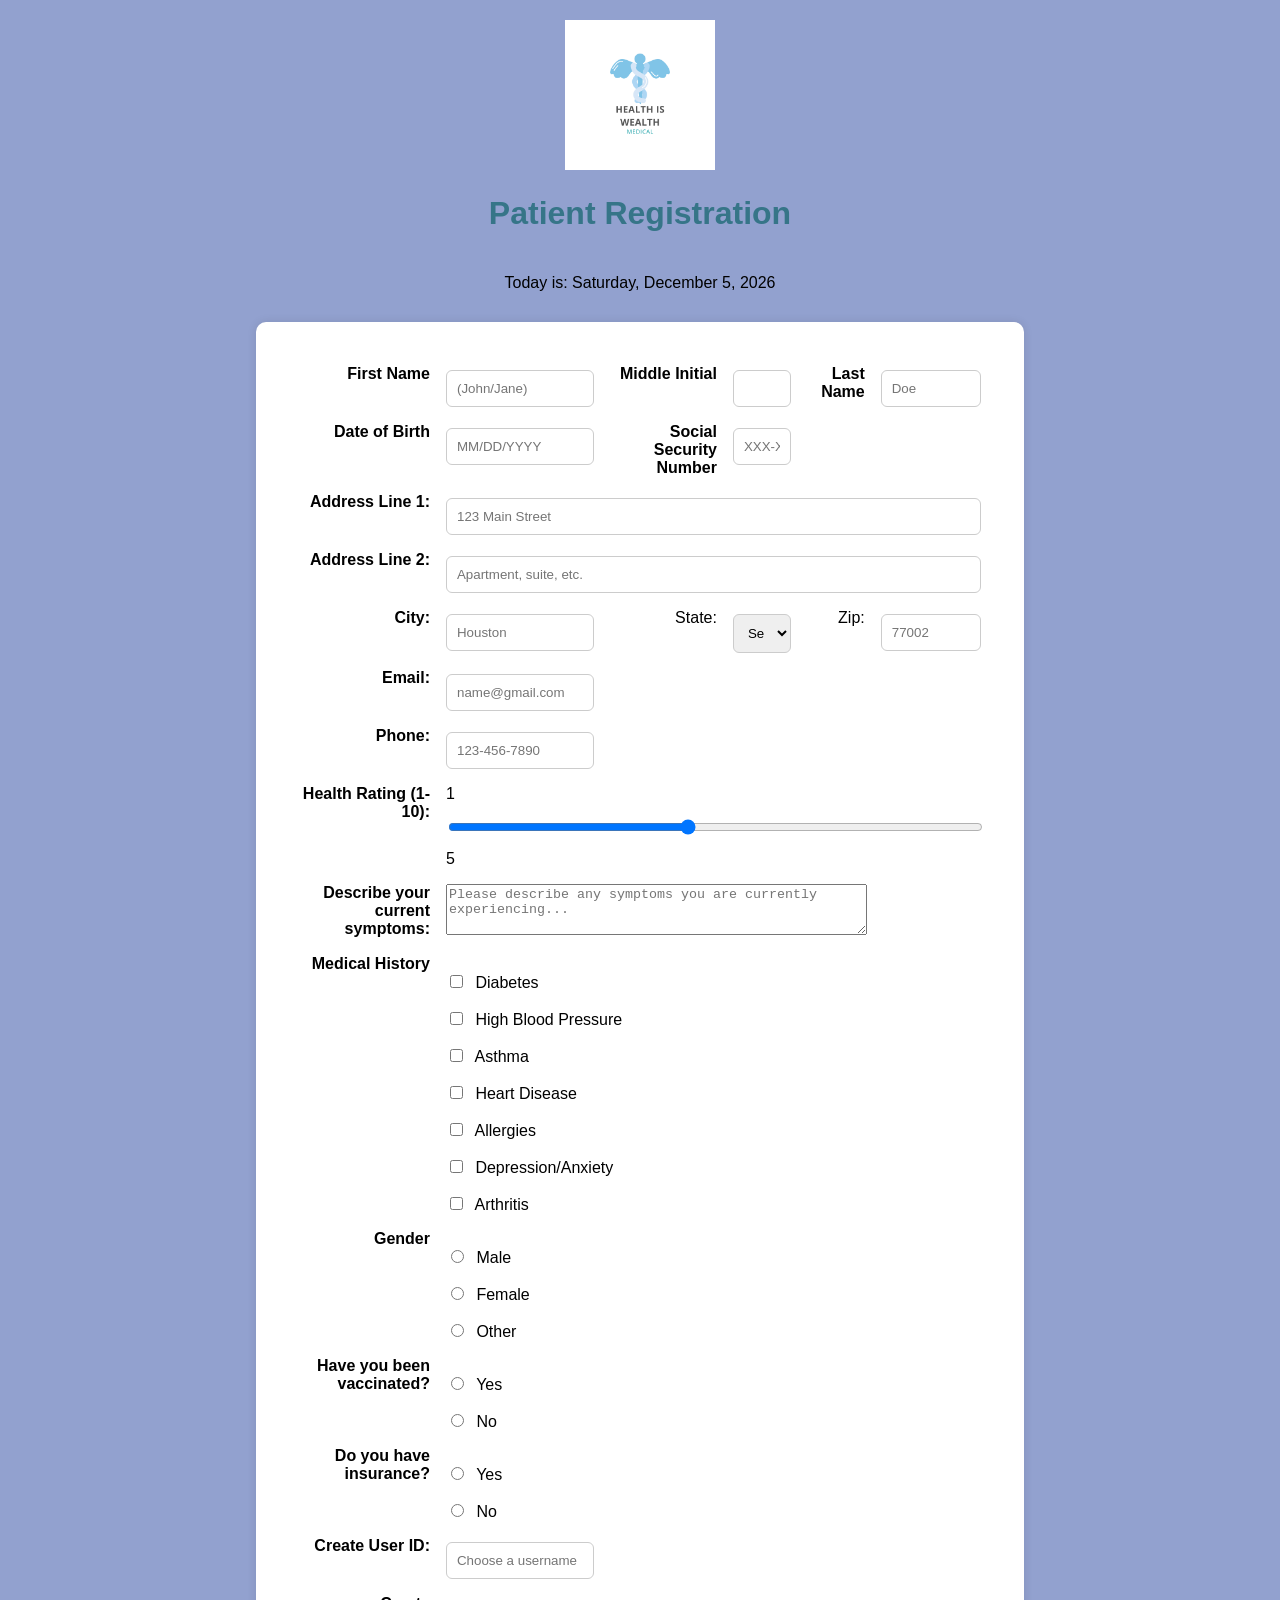
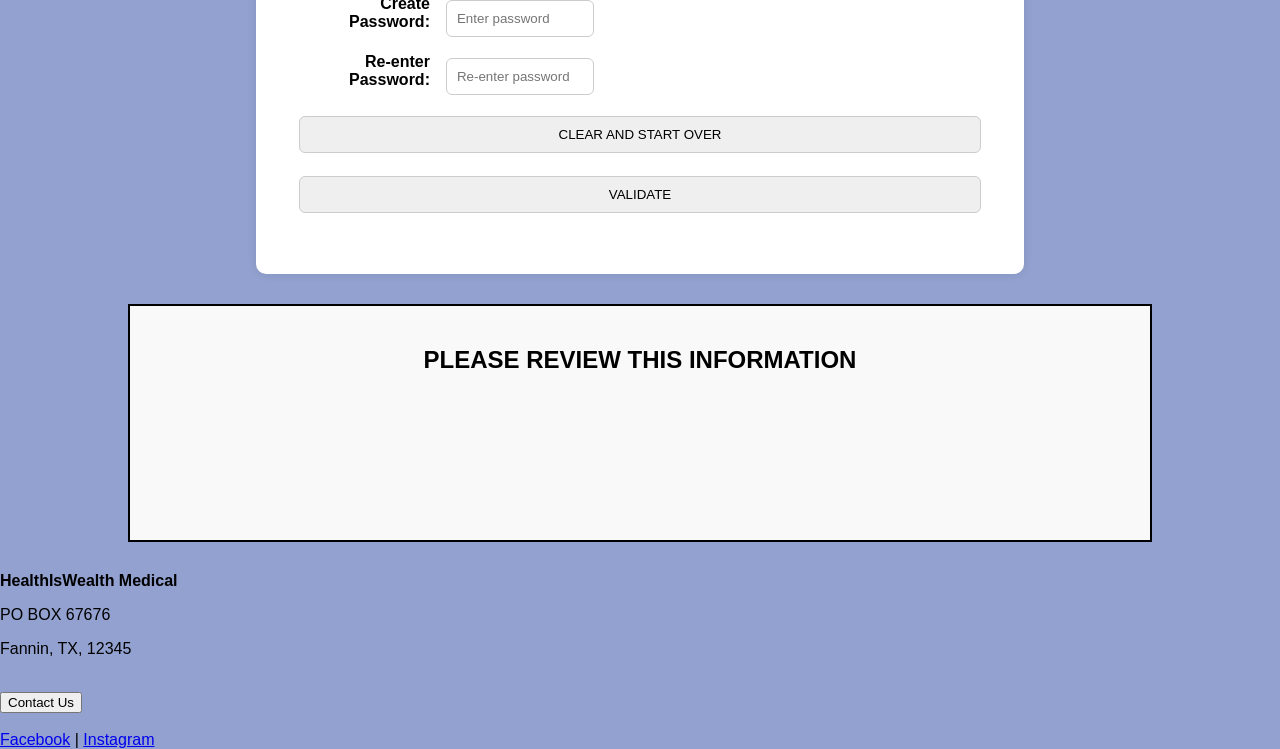
<file: index.html>
<!DOCTYPE html>
<!--
Program name: patient-form.html
Author: Erhafiz
Date created: 2/25/2026
Date last edited: 2/27/2026
Version: 1.0
Description:  basic Patient registration form (BETA)
--> 
<html lang="en">
<head>
<meta charset="utf-8">
<title>Patient Registration</title>
<link rel="stylesheet" href="style.css">
</head>

<body>
<!--HEADER -->
  <div id="header">
    
  <img src="Logo (1).png" class="logo">
    
  <h1>Patient Registration</h1>
    
  <p id="todayDate"></p>
  
</div>

<!--FORM SECTION -->
  <div id="main">
    <form action="thankyou.html">

      <table>

  <!--NAME ROW -->
  <!-- new pattern and Title -->
        <tr>
        <td align="right">
        <label for="firstname">First Name</label>
        </td>
        <td>
        <input type="text" size="25" maxlength="30" 
            id="firstname" name="firstname"
            placeholder="(John/Jane)"
            pattern="[A-Za-z'-]{1,30}"
            title="1-30 letters, apostrophes or dashes only"
            oninput="validateFirstName(); validateForm();"
            required>
          <span id="firstnameError" class="error"></span>
        </td>

        <td align="right">
        <label for="middleinitial">Middle Initial</label>
        </td>
        <td>
          <input type="text" size="1" maxlength="1" 
            id="middleinitial" name="middleinitial"
            pattern="[A-Za-z]{1}"
            title="Single letter only">
        </td> 

        <td align="right">
        <label for="lastname">Last Name</label>
        </td>
        <td>
        <input type="text" size="25" maxlength="30" 
            id="lastname" name="lastname"
            placeholder="Doe"
            pattern="[A-Za-z0-9'-]{1,30}"
            title="1-30 characters, letters, apostrophes, dashes, numbers allowed"
            oninput="validateLastName(); validateForm();"
            required>
          <span id="lastnameError" class="error"></span>
        </td>
        </tr>
<!--DOB & SSN -->
        <tr>
          <td align= "right">
            <label for="dob">Date of Birth</label>
          </td>
          <td>
            <input type="text" size="10" maxlength="10" 
            id="dob" name="dob" 
            placeholder="MM/DD/YYYY"
            pattern="\d{2}/\d{2}/\d{4}"
            title="Format: MM/DD/YYYY"
            oninput="validateDOB(); validateForm();"
            required>
            <span id="dobError" class="error"></span>
           </td>
          
          <td align="right">
          <label for="ssn">Social Security Number</label>
          </td>
          <td>
          <input type="password" size="11" maxlength="11" 
          id="ssn" name="ssn" 
          placeholder="XXX-XX-XXXX"
          pattern="\d{3}-\d{2}-\d{4}" 
          oninput="validateSSN(); validateForm();"
          required>
            <span id="ssnError" class="error"></span>
          </td>
         </tr>

        <!--ADDRESS SECTION -->
    
        <tr>
         <td align="right">Address Line 1:</td>
          <td colspan="5">
            <input type="text" 
             name="address1" 
             maxlength="30" 
             size="40"
             placeholder="123 Main Street"
             pattern=".{2,30}"
             title="2-30 characters"
             oninput="validateAddress1(); validateForm();"
             required>
            <span id="addressError" class="error"></span>
          </td>
          </tr>

        <tr>
         <td align="right">Address Line 2:</td>
          <td colspan="5">
            <input type="text"
              name="address2"
              maxlength="30"
              size="40"
              placeholder="Apartment, suite, etc.">
          </td>
        </tr>

        <tr>
          <td align="right">City:</td>
          <td>
            <input type="text"
              name="city"
              maxlength="30"
              placeholder="Houston"
              pattern=".{2,30}"
              title="2-30 characters"
              oninput="validateCity(); validateForm();"
              required>
            <span id="cityError" class="error"></span>
          </td>

          <td align="right">State:</td>
          <td>
            <select name="state" required>
              <option value="">Select</option>
              <option>AL</option>
              <option>AK</option>
              <option>AZ</option>
              <option>AR</option>
              <option>AS</option>
              <option>CA</option>
              <option>CO</option>
              <option>CT</option>
              <option>DE</option>
              <option>DC</option>
              <option>FL</option>
              <option>GA</option>
              <option>GU</option>
              <option>HI</option>
              <option>ID</option>
              <option>IL</option>
              <option>IN</option>
              <option>IA</option>
              <option>KS</option>
              <option>KY</option>
              <option>LA</option>
              <option>ME</option>
              <option>MD</option>
              <option>MA</option>
              <option>MI</option>
              <option>MN</option>
              <option>MS</option>
              <option>MO</option>
              <option>MT</option>
              <option>NE</option>
              <option>NV</option>
              <option>NH</option>
              <option>NJ</option>
              <option>NM</option>
              <option>NY</option>
              <option>NC</option>
              <option>ND</option>
              <option>MP</option>
              <option>OH</option>
              <option>OK</option>
              <option>OR</option>
              <option>PA</option>
              <option>PR</option>
              <option>RI</option>
              <option>SC</option>
              <option>SD</option>
              <option>TN</option>
              <option>TX</option>
              <option>TT</option>
              <option>UT</option>
              <option>VT</option>
              <option>VA</option>
              <option>VI</option>
              <option>WA</option>
              <option>WV</option>
              <option>WI</option>
              <option>WY</option>
              
            </select>
          </td>

          <td align="right">Zip:</td>
          <td>
            <input type="text"
              name="zip"
              maxlength="10"
              placeholder="77002"
              pattern="\d{5}(-\d{4})?"
              title="5 digit zip or zip+4"
              oninput="validateZip(); validateForm();"
              required>
              <span id="zipError" class="error"></span>
          </td>
        </tr>

        <tr>
          <td align="right">Email:</td>
          <td>
            <input type="email"
              name="email"
              size="25"
              maxlength="50"
              placeholder="name@gmail.com"
              pattern="^[^@\s]+@[^@\s]+\.[^@\s]+$"
              title="Enter a valid email like name@domain.com"
              oninput="validateEmail(); validateForm();"
              required>
            <span id="emailError" class="error"></span>
            </td>
        </tr>

        <tr>
        <td align="right">Phone:</td>
        <td>
          <input type="text"
            name="phone"
            maxlength="12"
            placeholder="123-456-7890"
            pattern="\d{3}-\d{3}-\d{4}">
        </td>
      </tr>
        
<!--Slider Section -->
      <tr>
        <td align="right">Health Rating (1-10):</td>
        <td colspan="5">
          1
          <input type="range"
            name="health_rating"
            min="1"
            max="10"
            value="5"
            required>
           <span id="sliderValue">5</span>
        </td>
      </tr>

        <!--Description of symptoms -->
      <tr>
          <td align="right">Describe your current symptoms:</td>
          <td colspan="5">
            <textarea name="symptoms"
                      rows="3"
                      cols="50"
                      placeholder="Please describe any symptoms you are currently experiencing..."></textarea>
          </td>
      </tr>

        <!--Medical History -->
        <tr>
          <td align="right" valign="top">
          <label>Medical History</label>
          </td>
          
          <td colspan="5">
            <div class="option-group">
            <label><input type="checkbox" name="history" value="diabetes"> Diabetes</label>
            <label><input type="checkbox" name="history" value="hypertension"> High Blood Pressure</label>
            <label><input type="checkbox" name="history" value="asthma"> Asthma</label>
            <label><input type="checkbox" name="history" value="heart"> Heart Disease</label>
            <label><input type="checkbox" name="history" value="allergies"> Allergies</label>
            <label><input type="checkbox" name="history" value="mental"> Depression/Anxiety</label>
            <label><input type="checkbox" name="history" value="arthritis"> Arthritis</label>
            </div>
          </td>
        </tr>

        <!--Gender -->
        <tr>
          <td align="right" valign="top">
          <label>Gender</label>
          </td>
          
          <td>
            <div class="option-group">
            <label><input type="radio" name="gender" value="male" required> Male</label>
            <label><input type="radio" name="gender" value="female"> Female</label>
            <label><input type="radio" name="gender" value="other"> Other</label>
            </div>
          </td>
        </tr>

        <!--Vaccination Status -->
        <tr>
          <td align="right" valign="top">
          <label>Have you been vaccinated?</label>
          </td>
          
          <td>
            <div class="option-group">
            <label><input type="radio" name="vaccinated" value="yes" required> Yes</label>
            <label><input type="radio" name="vaccinated" value="no"> No</label>
            </div>
          </td>
        </tr>

        <!--Insurance Status -->
        <tr>
          <td align="right" valign="top">
          <label>Do you have insurance?</label>
          </td>
          
          <td>
            <div class="option-group">
            <label><input type="radio" name="insurance" value="yes" required> Yes</label>
            <label><input type="radio" name="insurance" value="no"> No</label>
            </div>
          </td>
        </tr>

        <!--User Account Information -->

        <tr>
          <td align="right">Create User ID:</td>
          <td>
            <input type="text"
              name="userid"
              maxlength="20"
              placeholder="Choose a username"
              pattern="^[A-Za-z][A-Za-z0-9_-]{4,29}$"
              title="5-30 characters, must start with a letter, no spaces"
              oninput="validateUserID(); validateForm();"
              required>
              <span id="userError" class="error"></span>
          </td>
        </tr>
        
        <tr>
          <td align="right">Create Password:</td>
          <td>
            <input type="password"
              name="password"
              maxlength="20"
              placeholder="Enter password"
              pattern="^(?=.*[a-z])(?=.*[A-Z])(?=.*\d)(?=.*[!@#%^&*()\-_=+\\/><.,`~])[A-Za-z\d!@#%^&*()\-_=+\\/><.,`~]{8,30}$"
              title="8-30 chars, include uppercase, lowercase, number, special character"
              oninput="validPassword(); validateForm();"
              required>
              <span id="passwordError" class="error"></span>
          </td>
        </tr>

        <tr>
          <td align="right">Re-enter Password:</td>
          <td>
            <input type="password"
              name="confirm_password"
              maxlength="20"
              placeholder="Re-enter password"
              oninput="validateConfirmPassword(); validateForm();"
              required>
            <span id="confirmError" class="error"></span>
          </td>
        </tr>
        
        <!--Reset AND Submit button -->

        <tr>
          <td colspan="6" align="center">
            <input type="reset" value="CLEAR AND START OVER">

            <br><br>
            <!--Newly added Review button -->
            <input type="button" value= "VALIDATE" onclick="validateForm()">
            <br><br>
            
            <input type="submit" id="submitBtn" value="Submit" style="display:none;">
          </td>
        </tr>

      </table>
    </form>
    <!-- Newly added Review Section -->
    <div id="reviewSection">
      <h2>PLEASE REVIEW THIS INFORMATION</h2>

      <p><span id="r_name"></span></p>
      <p><span id="r_dob"></span></p>
      <p><span id="r_email"></span></p>
      <p><span id="r_phone"></span></p>
      <p><span id="r_address"></span></p>
  </div>

  </div>

  <!--Footer -->
        <div id="footer">
          <p><strong>HealthIsWealth Medical</strong></p>

          <p>PO BOX 67676</p>
          <p>Fannin, TX, 12345</p>

          <br>
          <button>Contact Us</button>

          <br><br>

          <a href="#">Facebook</a> |
          <a href="#">Instagram</a>

        </div>

<script src="./Homework3.js"></script>
</body>
</html>
</file>
<file: style.css>
*
{
  box-sizing: border-box;
}

body 
{
  font-family: Arial, sans-serif;
  background-color: #92a1cf;
  margin: 0;
}

/* Title */
h1
{
  text-align: center;
  color: #367588;
}

/*Form box */
form 
{
  width: 60%;
  margin: 30px auto;
  background: white;
  padding: 35px;
  border-radius: 10px;
  box-shadow: 0 0 10px rgba(0,0,0,0.1);
}

/* Table Fix */
table
{
  border-collapse: collapse;
  width:100%;
}

td
{
  padding: 8px;
  vertical-align: top;
}

td:first-child
{
  vertical-align: top;
  font-weight: bold;
}
/* Labels */
label
{
  font-weight: bold;
  margin-top: 15px;
}

/* Input */
input,select
{
  width: 100%;
  padding: 10px;
  margin-top: 5px;
  border-radius: 6px;
  border: 1px solid #ccc;
}

/* Submit button */
input[type="submit"]
{
  background-color: #40E0D0;
  color: white;
  border: none;
  margin-top: 20px;
  cursor: pointer;
}

input[type="submit"]:hover
{
  background-color: #2a4d69;
}

/*Checkbox & radio fix */
input[type="checkbox"],
input[type="radio"]
{
  width: auto;
  display: inline-block;
  margin-right: 8px;
}

.option-group label
{
  display: block;
  white-space: nowrap;
  font-weight: normal;
  margin-right: 15px;
}

tr
{
  height: 50px;
}

#header, #todayDate
{
  text-align: center;
  padding-top: 20px
}

/* Logo size */
.logo
{
  width: 150px;
  height: auto;
}

/* Review Section Styling */
#reviewSection
{
  width: 80%;
  margin: 30px auto;
  padding: 20px;
  border: 2px solid black;
  background-color: #f9f9f9;
}

#reviewSection h2
{
  text-align: center;
  margin-bottom: 15px;
}

#reviewSection p
{
  font-size: 16px;
  padding: 5px 0;
}
#reviewBtn
{
  width: 100%;
  font-size: 18px;
  padding: 12px;
  background-color: #48c4b7;
  color: white;
  border: none;
  border-radius: 6px;
  cursor: pointer;
  margin-top: 10px;
}
.btn
{
width: 250px;
padding:10px;
font-size: 14px;
border-radius: 6px;
cursor: pointer;
}
</file>
